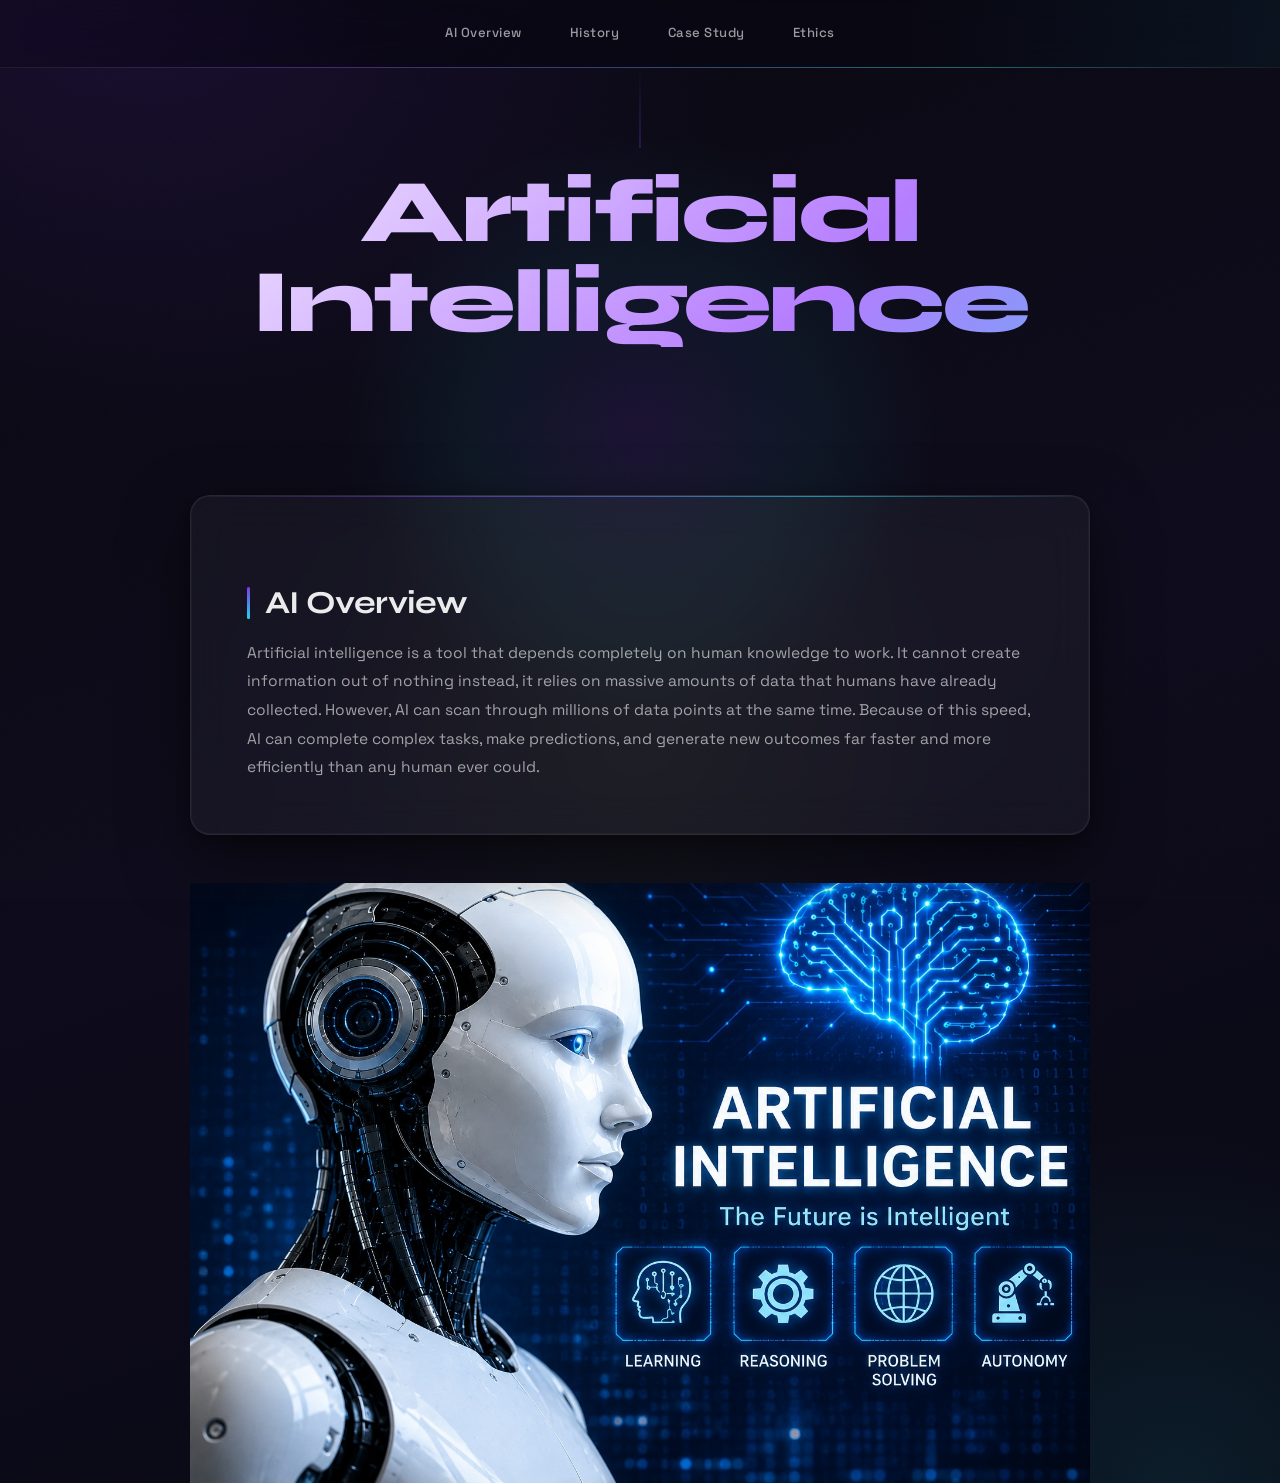
<file: index.html>
<!DOCTYPE html>
<html lang="en">
<head>
    <meta charset="UTF-8">
    <title>AI Overview</title>
    <link rel="stylesheet" href="style.css">
</head>
<body>

<nav>
    <a href="index.html">AI Overview</a>
    <a href="history.html">History</a>
    <a href="casestudy.html">Case Study</a>
    <a href="ethics.html">Ethics</a>
</nav>

<header>
    <h1>Artificial Intelligence</h1>
</header>

<section class="card">
    <h2>AI Overview</h2>

    <p>
        Artificial intelligence is a tool that depends completely on human knowledge to work.
        It cannot create information out of nothing instead, it relies on massive amounts of
        data that humans have already collected. However, AI can scan through millions of
        data points at the same time. Because of this speed, AI can complete complex tasks,
        make predictions, and generate new outcomes far faster and more efficiently than
        any human ever could.
    </p>
</section>
<img src="AI Images.jpg" alt="AI Images" style="display: block; margin: 0 auto; width: 900px; height: auto;">
</body>
</html>
</file>
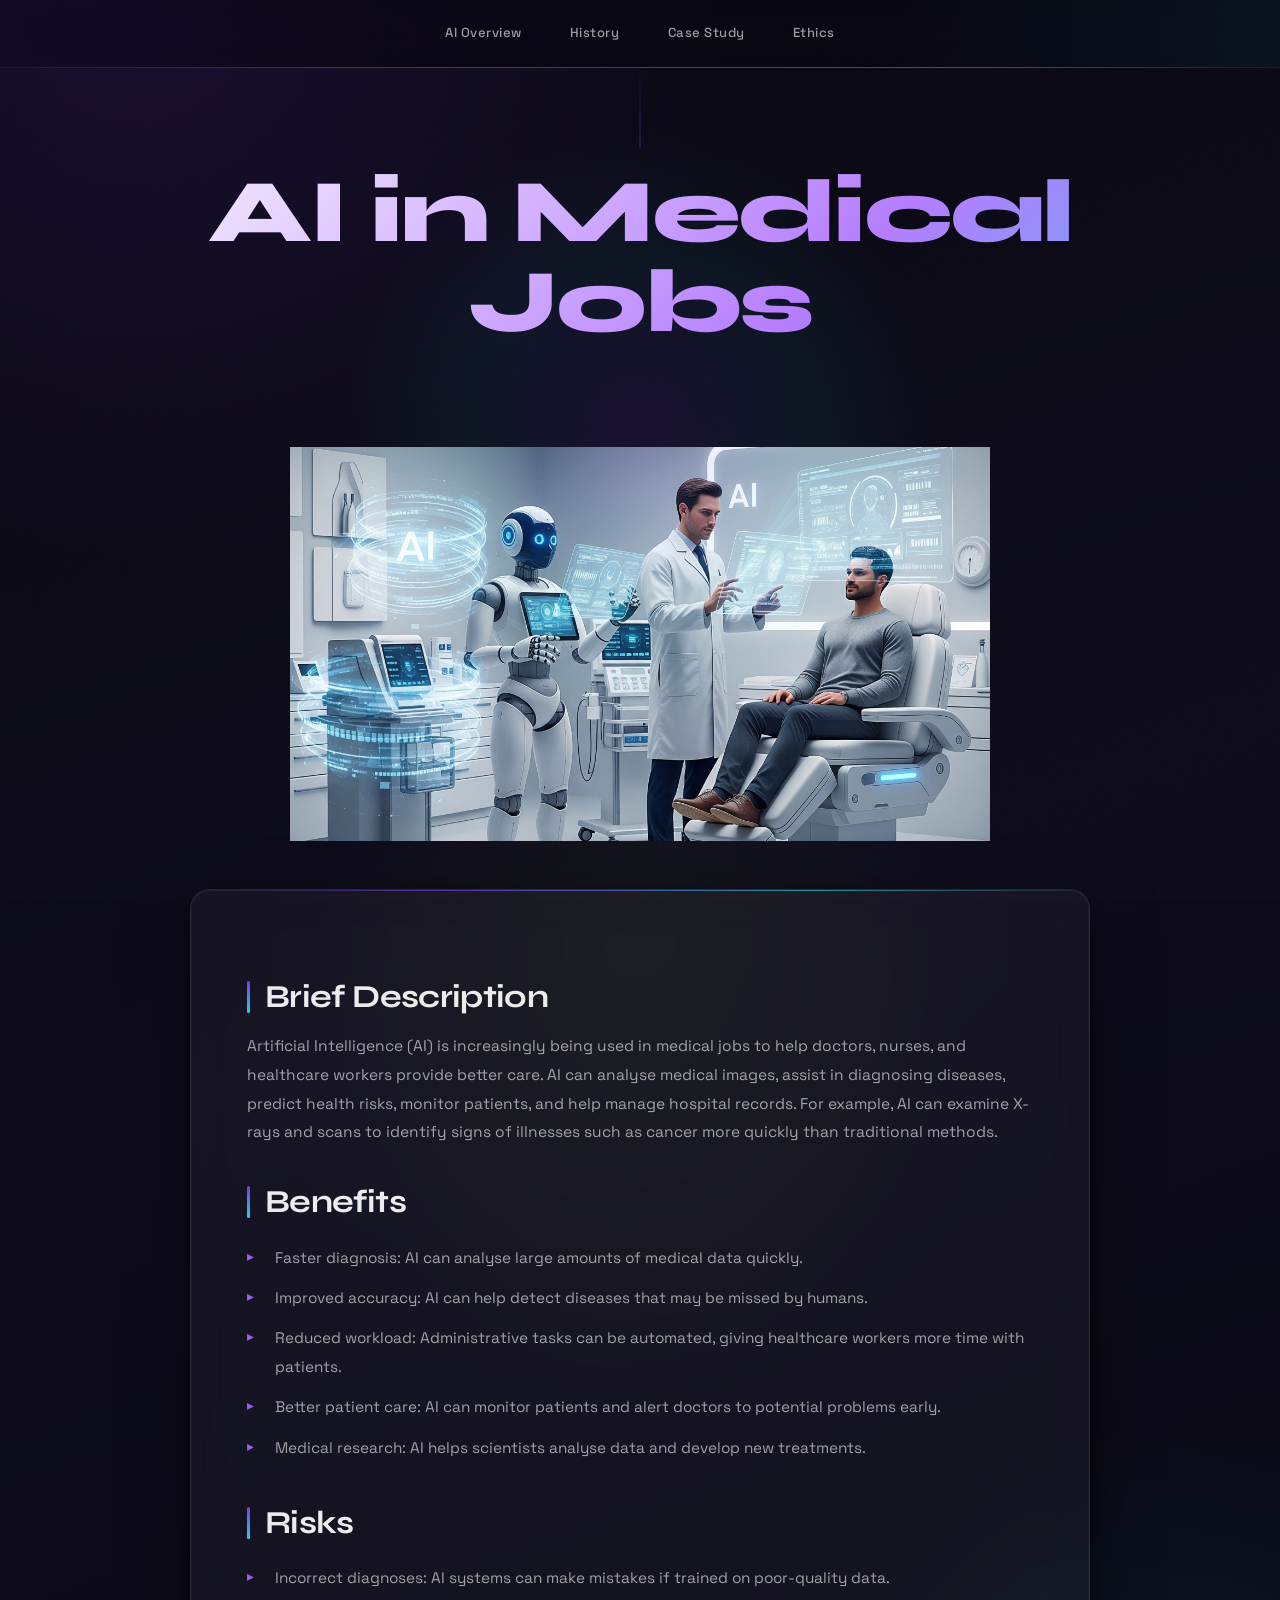
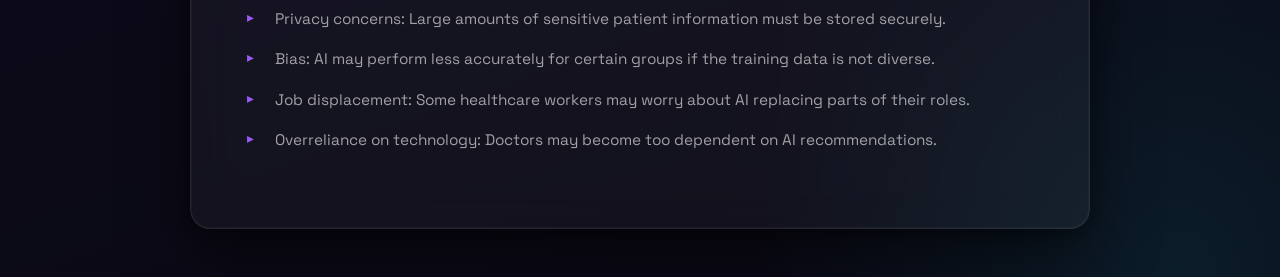
<file: casestudy.html>
<!DOCTYPE html>
<html lang="en">
<head>
    <meta charset="UTF-8">
    <title>Case Study</title>
    <link rel="stylesheet" href="style.css">
</head>
<body>

<nav>
    <a href="index.html">AI Overview</a>
    <a href="history.html">History</a>
    <a href="casestudy.html">Case Study</a>
    <a href="ethics.html">Ethics</a>
</nav>

<header>
    <h1>AI in Medical Jobs</h1>
</header>
<img src="Ai Medicine.jpg" alt="AI image" style="display: block; margin: 0 auto;width: 700px; height: auto;">

<section class="card">

<h2>Brief Description</h2>

<p>
Artificial Intelligence (AI) is increasingly being used in medical jobs to help doctors, nurses,
and healthcare workers provide better care. AI can analyse medical images, assist in
diagnosing diseases, predict health risks, monitor patients, and help manage hospital
records. For example, AI can examine X-rays and scans to identify signs of illnesses such as
cancer more quickly than traditional methods.
</p>

<h2>Benefits</h2>

<ul>
<li>Faster diagnosis: AI can analyse large amounts of medical data quickly.</li>
<li>Improved accuracy: AI can help detect diseases that may be missed by humans.</li>
<li>Reduced workload: Administrative tasks can be automated, giving healthcare workers more time with patients.</li>
<li>Better patient care: AI can monitor patients and alert doctors to potential problems early.</li>
<li>Medical research: AI helps scientists analyse data and develop new treatments.</li>
</ul>

<h2>Risks</h2>

<ul>
<li>Incorrect diagnoses: AI systems can make mistakes if trained on poor-quality data.</li>
<li>Privacy concerns: Large amounts of sensitive patient information must be stored securely.</li>
<li>Bias: AI may perform less accurately for certain groups if the training data is not diverse.</li>
<li>Job displacement: Some healthcare workers may worry about AI replacing parts of their roles.</li>
<li>Overreliance on technology: Doctors may become too dependent on AI recommendations.</li>
</ul>

</section>

</body>
</html>
</file>
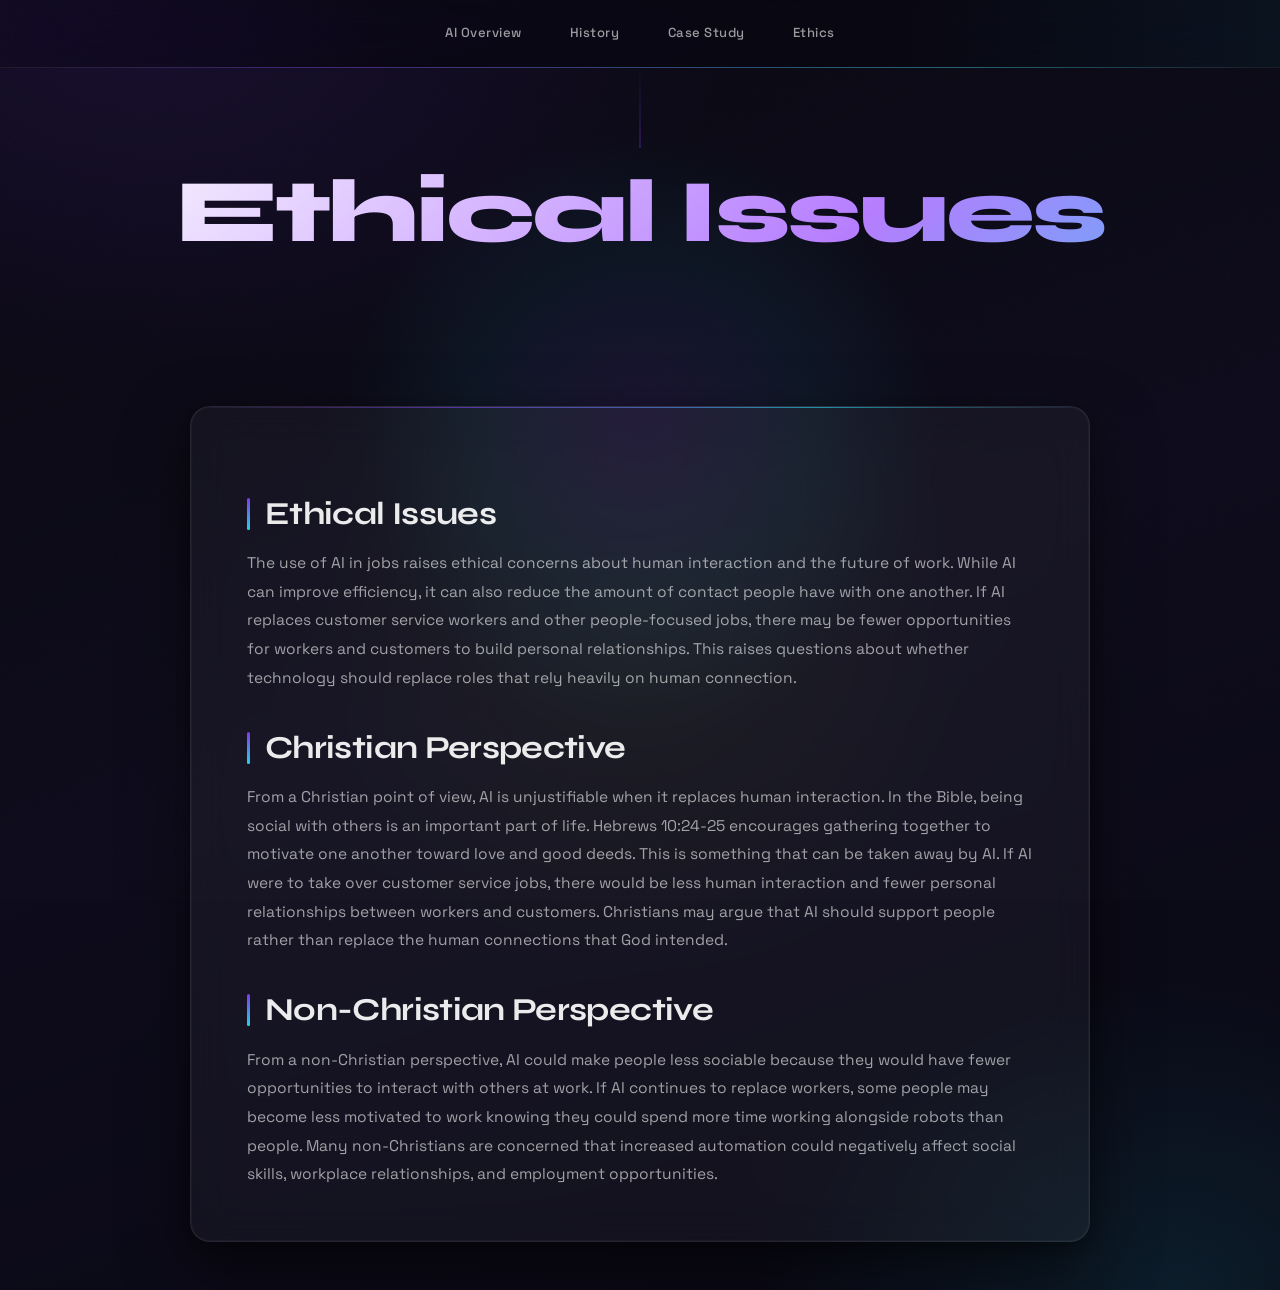
<file: ethics.html>
<!DOCTYPE html>
<html lang="en">
<head>
    <meta charset="UTF-8">
    <title>Ethics</title>
    <link rel="stylesheet" href="style.css">
</head>
<body>

<nav>
    <a href="index.html">AI Overview</a>
    <a href="history.html">History</a>
    <a href="casestudy.html">Case Study</a>
    <a href="ethics.html">Ethics</a>
</nav>

<header>
    <h1>Ethical Issues</h1>
</header>

<section class="card">

<h2>Ethical Issues</h2>

<p>
The use of AI in jobs raises ethical concerns about human interaction and the future of work.
While AI can improve efficiency, it can also reduce the amount of contact people have with
one another. If AI replaces customer service workers and other people-focused jobs, there
may be fewer opportunities for workers and customers to build personal relationships. This
raises questions about whether technology should replace roles that rely heavily on human
connection.
</p>

<h2>Christian Perspective</h2>

<p>
From a Christian point of view, AI is unjustifiable when it replaces human interaction. In the
Bible, being social with others is an important part of life. Hebrews 10:24-25 encourages
gathering together to motivate one another toward love and good deeds. This is something
that can be taken away by AI. If AI were to take over customer service jobs, there would be
less human interaction and fewer personal relationships between workers and customers.
Christians may argue that AI should support people rather than replace the human
connections that God intended.
</p>

<h2>Non-Christian Perspective</h2>

<p>
From a non-Christian perspective, AI could make people less sociable because they would
have fewer opportunities to interact with others at work. If AI continues to replace workers,
some people may become less motivated to work knowing they could spend more time
working alongside robots than people. Many non-Christians are concerned that increased
automation could negatively affect social skills, workplace relationships, and employment
opportunities.
</p>

</section>

</body>
</html>
</file>
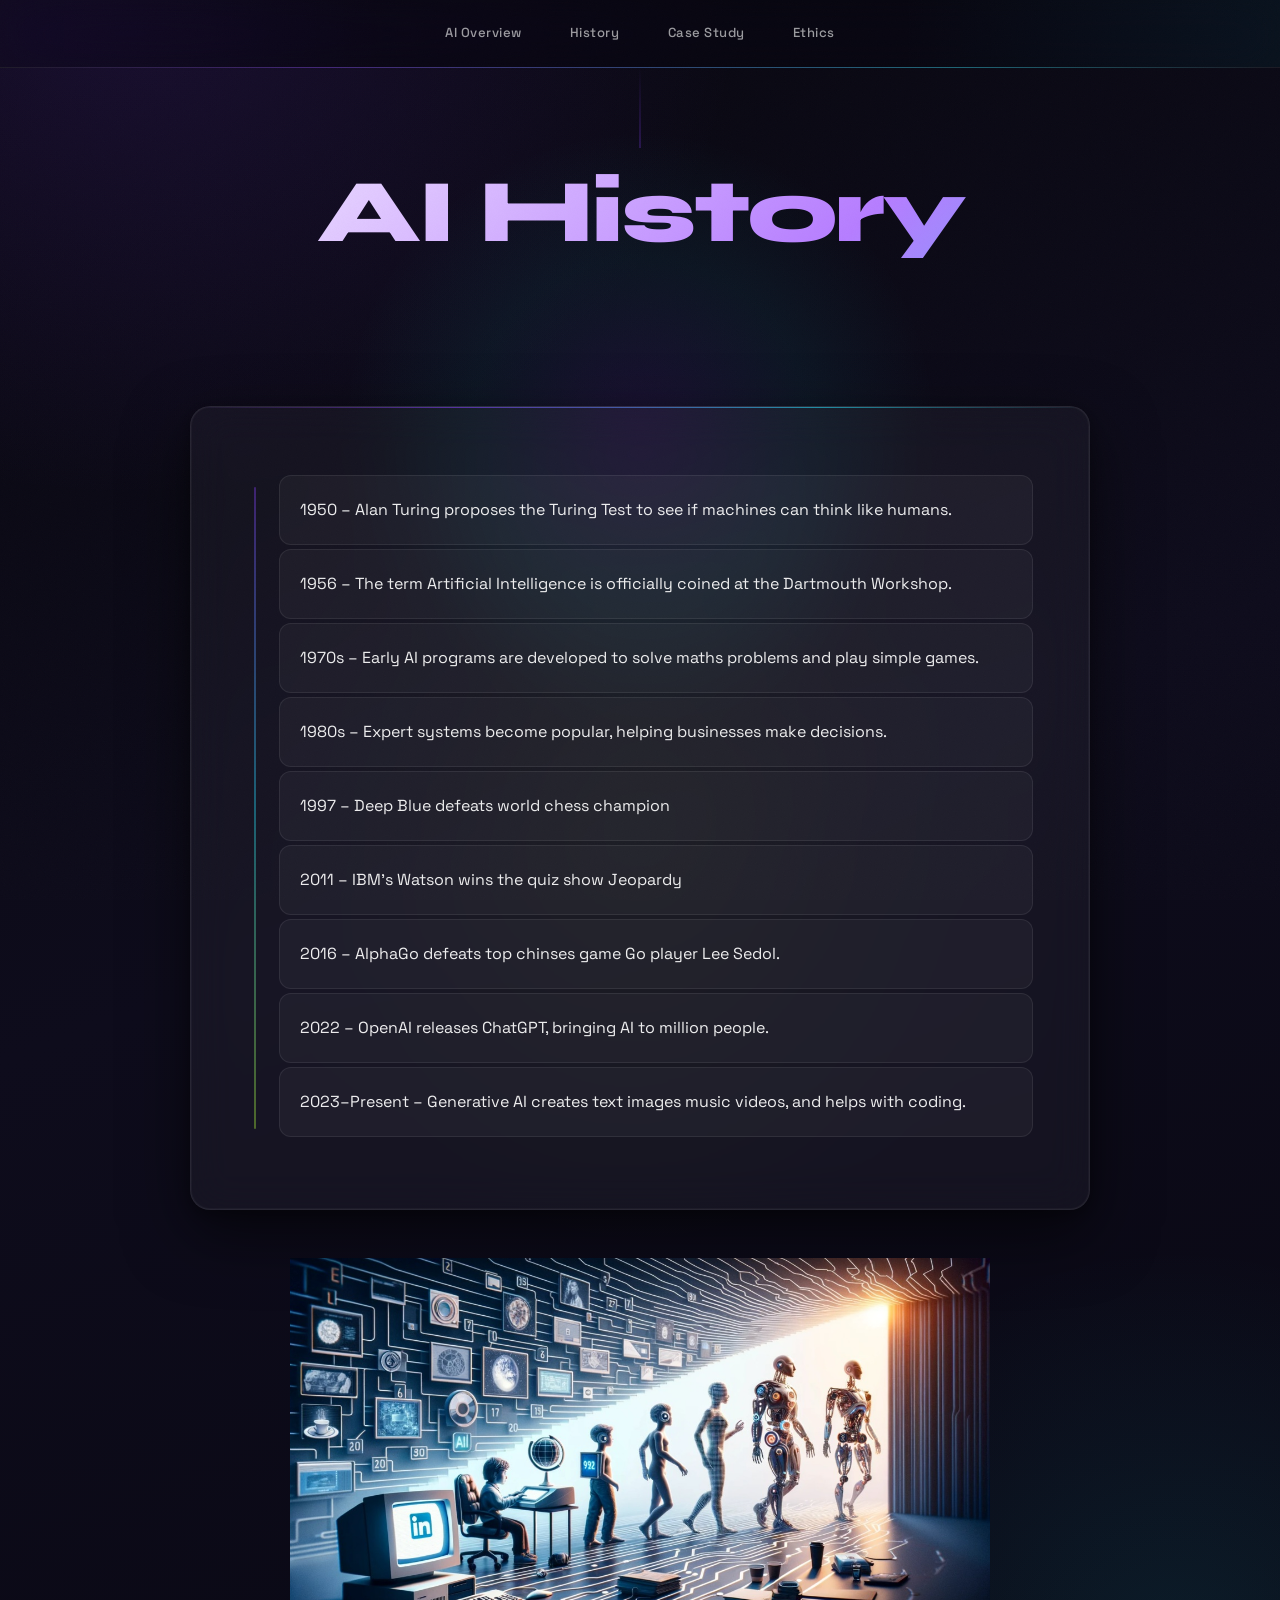
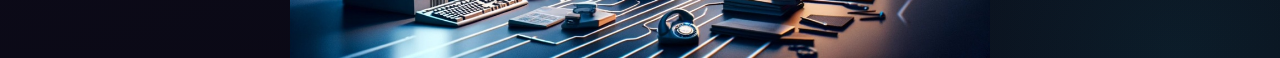
<file: history.html>
<!DOCTYPE html>
<html lang="en">
<head>
    <meta charset="UTF-8">
    <title>AI History</title>
    <link rel="stylesheet" href="style.css">
</head>
<body>

<nav>
    <a href="index.html">AI Overview</a>
    <a href="history.html">History</a>
    <a href="casestudy.html">Case Study</a>
    <a href="ethics.html">Ethics</a>
</nav>

<header>
    <h1>AI History</h1>
</header>

<section class="card">

    <div class="timeline">
        <div class="event">1950 – Alan Turing proposes the Turing Test to see if machines can think like humans.</div>
        <div class="event">1956 – The term Artificial Intelligence is officially coined at the Dartmouth Workshop.</div>
        <div class="event">1970s – Early AI programs are developed to solve maths problems and play simple games.</div>
        <div class="event">1980s – Expert systems become popular, helping businesses make decisions.</div>
        <div class="event">1997 – Deep Blue defeats world chess champion</div>
        <div class="event">2011 – IBM's Watson wins the quiz show Jeopardy</div>
        <div class="event">2016 – AlphaGo defeats top chinses game Go player Lee Sedol.</div>
        <div class="event">2022 – OpenAI releases ChatGPT, bringing AI to million people.</div>
        <div class="event">2023–Present – Generative AI creates text images music videos, and helps with coding.</div>
    </div>

</section>
<img src="History Image.jpg" alt="AI image" style="display: block; margin: 0 auto;width: 700px; height: auto;">

</body>
</html>
</file>
<file: style.css>
/* ════════════════════════════════════════════════════════
   IMPORTS
════════════════════════════════════════════════════════ */
@import url('https://fonts.googleapis.com/css2?family=Space+Grotesk:wght@300;400;500;600;700&family=Syne:wght@400;600;700;800&family=Syne+Mono&display=swap');

/* ════════════════════════════════════════════════════════
   DESIGN TOKENS
════════════════════════════════════════════════════════ */
:root {
  /* Palette — electric violet + acid lime + cool white */
  --bg:           #08070f;
  --bg2:          #100e1e;
  --bg3:          #16132b;
  --surface:      rgba(255, 255, 255, 0.04);
  --surface-2:    rgba(255, 255, 255, 0.07);
  --violet:       #7c3aed;
  --violet-mid:   #9b59f5;
  --violet-bright:#b67dff;
  --violet-dim:   rgba(124, 58, 237, 0.15);
  --violet-glow:  rgba(124, 58, 237, 0.25);
  --lime:         #a3e635;
  --lime-dim:     rgba(163, 230, 53, 0.12);
  --lime-glow:    rgba(163, 230, 53, 0.2);
  --cyan:         #22d3ee;
  --cyan-dim:     rgba(34, 211, 238, 0.1);
  --pink:         #f472b6;
  --pink-dim:     rgba(244, 114, 182, 0.12);
  --text-1:       rgba(255, 255, 255, 0.92);
  --text-2:       rgba(255, 255, 255, 0.6);
  --text-3:       rgba(255, 255, 255, 0.35);
  --border:       rgba(255, 255, 255, 0.08);
  --border-2:     rgba(255, 255, 255, 0.14);

  /* Typography */
  --display:  'Syne', system-ui, sans-serif;
  --body:     'Space Grotesk', system-ui, sans-serif;
  --mono:     'Syne Mono', monospace;

  /* Easing */
  --bounce:   cubic-bezier(0.34, 1.56, 0.64, 1);
  --smooth:   cubic-bezier(0.25, 0.46, 0.45, 0.94);
  --sharp:    cubic-bezier(0.16, 1, 0.3, 1);
}

/* ════════════════════════════════════════════════════════
   RESET & BASE
════════════════════════════════════════════════════════ */
*,
*::before,
*::after {
  margin: 0;
  padding: 0;
  box-sizing: border-box;
}

html {
  scroll-behavior: smooth;
  scrollbar-width: thin;
  scrollbar-color: var(--violet) transparent;
  font-size: 16px;
}

::-webkit-scrollbar          { width: 5px; }
::-webkit-scrollbar-track    { background: transparent; }
::-webkit-scrollbar-thumb    {
  background: linear-gradient(to bottom, var(--violet), var(--cyan));
  border-radius: 10px;
}

::selection {
  background: var(--violet-dim);
  color: var(--violet-bright);
}

body {
  font-family: var(--body);
  font-weight: 400;
  font-size: 1rem;
  line-height: 1.75;
  color: var(--text-1);
  background-color: var(--bg);
  background-image:
    radial-gradient(ellipse 80% 50% at 10%   0%,   rgba(124, 58, 237, 0.14) 0%, transparent 60%),
    radial-gradient(ellipse 60% 45% at 92%  100%,  rgba(34, 211, 238, 0.1)  0%, transparent 55%),
    radial-gradient(ellipse 40% 40% at 50%   50%,  rgba(163, 230, 53, 0.04) 0%, transparent 65%),
    linear-gradient(160deg, #08070f 0%, #0e0c1c 50%, #090813 100%);
  min-height: 100vh;
  overflow-x: hidden;
}

/* ════════════════════════════════════════════════════════
   NOISE TEXTURE OVERLAY
════════════════════════════════════════════════════════ */
body::before {
  content: '';
  position: fixed;
  inset: 0;
  background-image: url("data:image/svg+xml,%3Csvg viewBox='0 0 256 256' xmlns='http://www.w3.org/2000/svg'%3E%3Cfilter id='noise'%3E%3CfeTurbulence type='fractalNoise' baseFrequency='0.9' numOctaves='4' stitchTiles='stitch'/%3E%3C/filter%3E%3Crect width='100%25' height='100%25' filter='url(%23noise)' opacity='0.03'/%3E%3C/svg%3E");
  background-size: 200px 200px;
  pointer-events: none;
  z-index: 1000;
  opacity: 0.6;
}

/* ════════════════════════════════════════════════════════
   NAVIGATION
════════════════════════════════════════════════════════ */
nav {
  display: flex;
  justify-content: center;
  align-items: center;
  gap: 6px;
  padding: 0 32px;
  height: 68px;
  background: rgba(8, 7, 15, 0.8);
  backdrop-filter: blur(24px) saturate(200%);
  -webkit-backdrop-filter: blur(24px) saturate(200%);
  border-bottom: 1px solid var(--border);
  position: sticky;
  top: 0;
  z-index: 200;
}

nav::before {
  content: '';
  position: absolute;
  inset: 0;
  background: linear-gradient(90deg,
    rgba(124, 58, 237, 0.06) 0%,
    transparent 30%,
    transparent 70%,
    rgba(34, 211, 238, 0.06) 100%);
  pointer-events: none;
}

nav::after {
  content: '';
  position: absolute;
  bottom: -1px;
  left: 0;
  right: 0;
  height: 1px;
  background: linear-gradient(90deg,
    transparent 0%,
    var(--violet) 25%,
    var(--cyan) 75%,
    transparent 100%);
  opacity: 0.4;
}

nav a {
  position: relative;
  font-family: var(--body);
  font-size: 0.82rem;
  font-weight: 500;
  letter-spacing: 0.04em;
  text-decoration: none;
  color: var(--text-2);
  padding: 9px 20px;
  border-radius: 100px;
  border: 1px solid transparent;
  transition: color 0.25s var(--smooth), border-color 0.25s, background 0.25s;
  overflow: hidden;
}

nav a::before {
  content: '';
  position: absolute;
  inset: 0;
  border-radius: 100px;
  background: linear-gradient(135deg, var(--violet-dim), var(--cyan-dim));
  opacity: 0;
  transition: opacity 0.3s;
}

nav a:hover {
  color: var(--text-1);
  border-color: var(--border-2);
}

nav a:hover::before {
  opacity: 1;
}

nav a span {
  position: relative;
  z-index: 1;
}

/* Active nav item */
nav a.active {
  color: var(--violet-bright);
  border-color: rgba(124, 58, 237, 0.35);
  background: var(--violet-dim);
}

/* ════════════════════════════════════════════════════════
   HEADER / HERO
════════════════════════════════════════════════════════ */
header {
  text-align: center;
  padding: 100px 32px 80px;
  position: relative;
  isolation: isolate;
}

header::before {
  content: '';
  position: absolute;
  top: 0;
  left: 50%;
  transform: translateX(-50%);
  width: 1px;
  height: 80px;
  background: linear-gradient(to bottom, transparent, var(--violet));
  opacity: 0.5;
}

header::after {
  content: '';
  position: absolute;
  top: 60px;
  left: 50%;
  transform: translateX(-50%);
  width: 600px;
  height: 600px;
  border-radius: 50%;
  background: radial-gradient(ellipse at center,
    rgba(124, 58, 237, 0.12) 0%,
    rgba(34, 211, 238, 0.06) 40%,
    transparent 70%);
  pointer-events: none;
  z-index: -1;
}

header h1 {
  font-family: var(--display);
  font-size: clamp(2.8rem, 7vw, 6rem);
  font-weight: 800;
  letter-spacing: -0.03em;
  line-height: 1;
  background: linear-gradient(135deg,
    #ffffff 0%,
    var(--violet-bright) 35%,
    var(--cyan) 65%,
    var(--lime) 100%);
  -webkit-background-clip: text;
  -webkit-text-fill-color: transparent;
  background-clip: text;
  background-size: 200% auto;
  animation: gradient-shift 6s ease-in-out infinite, float 4s ease-in-out infinite;
  margin-bottom: 20px;
}

header p {
  font-family: var(--body);
  font-size: 1.05rem;
  font-weight: 400;
  color: var(--text-2);
  max-width: 520px;
  margin: 0 auto;
  line-height: 1.7;
}

/* Eyebrow label above h1 */
header .eyebrow {
  display: inline-flex;
  align-items: center;
  gap: 8px;
  font-family: var(--mono);
  font-size: 0.72rem;
  letter-spacing: 0.12em;
  text-transform: uppercase;
  color: var(--lime);
  margin-bottom: 24px;
  padding: 6px 14px;
  border: 1px solid var(--lime-dim);
  border-radius: 100px;
  background: rgba(163, 230, 53, 0.06);
}

header .eyebrow::before {
  content: '';
  display: block;
  width: 6px;
  height: 6px;
  border-radius: 50%;
  background: var(--lime);
  box-shadow: 0 0 8px var(--lime);
  animation: blink 2s ease-in-out infinite;
}

/* ════════════════════════════════════════════════════════
   CARD
════════════════════════════════════════════════════════ */
.card {
  position: relative;
  max-width: 900px;
  margin: 48px auto;
  padding: 52px 56px;
  background: var(--surface);
  backdrop-filter: blur(20px);
  -webkit-backdrop-filter: blur(20px);
  border-radius: 20px;
  border: 1px solid var(--border);
  box-shadow:
    0 0 0 1px rgba(255, 255, 255, 0.03) inset,
    0 24px 64px rgba(0, 0, 0, 0.55),
    0 4px 16px rgba(0, 0, 0, 0.3);
  transition:
    transform 0.45s var(--bounce),
    box-shadow 0.45s var(--smooth),
    border-color 0.45s var(--smooth);
  overflow: hidden;
  isolation: isolate;
}

/* Gradient border shimmer on top edge */
.card::before {
  content: '';
  position: absolute;
  top: 0;
  left: 0;
  right: 0;
  height: 1px;
  background: linear-gradient(90deg,
    transparent 0%,
    var(--violet) 30%,
    var(--cyan) 70%,
    transparent 100%);
  opacity: 0.6;
  animation: border-slide 4s ease-in-out infinite alternate;
}

/* Glow bleed on hover */
.card::after {
  content: '';
  position: absolute;
  inset: -1px;
  border-radius: 20px;
  background: linear-gradient(135deg,
    rgba(124, 58, 237, 0.08) 0%,
    transparent 50%,
    rgba(34, 211, 238, 0.06) 100%);
  opacity: 0;
  transition: opacity 0.4s;
  z-index: -1;
  pointer-events: none;
}

.card:hover {
  transform: translateY(-10px) scale(1.005);
  border-color: rgba(124, 58, 237, 0.3);
  box-shadow:
    0 0 0 1px rgba(255, 255, 255, 0.05) inset,
    0 36px 80px rgba(0, 0, 0, 0.65),
    0 0 60px rgba(124, 58, 237, 0.12),
    0 0 120px rgba(34, 211, 238, 0.06);
}

.card:hover::after {
  opacity: 1;
}

/* Card number label */
.card-label {
  font-family: var(--mono);
  font-size: 0.7rem;
  letter-spacing: 0.1em;
  color: var(--text-3);
  text-transform: uppercase;
  margin-bottom: 8px;
}

/* Decorative background shape inside card */
.card-bg-shape {
  position: absolute;
  top: -60px;
  right: -60px;
  width: 240px;
  height: 240px;
  border-radius: 50%;
  background: radial-gradient(circle, rgba(124, 58, 237, 0.08) 0%, transparent 70%);
  pointer-events: none;
  z-index: 0;
}

.card > *:not(.card-bg-shape) {
  position: relative;
  z-index: 1;
}

/* ════════════════════════════════════════════════════════
   SECTION VARIANTS
════════════════════════════════════════════════════════ */

/* Accent card — lime left edge */
.card--accent-lime {
  border-left: 3px solid var(--lime);
  border-radius: 0 20px 20px 0;
}

.card--accent-lime::before {
  background: linear-gradient(90deg, var(--lime), var(--cyan), transparent);
}

/* Accent card — pink left edge */
.card--accent-pink {
  border-left: 3px solid var(--pink);
  border-radius: 0 20px 20px 0;
}

.card--accent-pink::before {
  background: linear-gradient(90deg, var(--pink), var(--violet), transparent);
}

/* Feature card — prominent */
.card--feature {
  background: linear-gradient(135deg,
    rgba(124, 58, 237, 0.1) 0%,
    rgba(8, 7, 15, 0.7) 50%,
    rgba(34, 211, 238, 0.07) 100%);
  border-color: rgba(124, 58, 237, 0.2);
}

/* Inset/quote card */
.card--inset {
  background: var(--bg2);
  border-color: var(--border-2);
  padding: 32px 40px;
}

/* ════════════════════════════════════════════════════════
   TYPOGRAPHY — HEADINGS
════════════════════════════════════════════════════════ */
h2 {
  font-family: var(--display);
  font-size: clamp(1.5rem, 3vw, 2rem);
  font-weight: 700;
  letter-spacing: -0.02em;
  line-height: 1.2;
  color: var(--text-1);
  margin-top: 36px;
  margin-bottom: 16px;
  position: relative;
  padding-left: 18px;
}

h2::before {
  content: '';
  position: absolute;
  left: 0;
  top: 0.1em;
  bottom: 0.1em;
  width: 3px;
  border-radius: 2px;
  background: linear-gradient(to bottom, var(--violet), var(--cyan));
}

h3 {
  font-family: var(--display);
  font-size: 1.15rem;
  font-weight: 600;
  color: var(--text-1);
  margin-top: 24px;
  margin-bottom: 10px;
  letter-spacing: -0.01em;
}

h4 {
  font-family: var(--body);
  font-size: 0.85rem;
  font-weight: 600;
  letter-spacing: 0.08em;
  text-transform: uppercase;
  color: var(--violet-mid);
  margin-top: 20px;
  margin-bottom: 8px;
}

/* ════════════════════════════════════════════════════════
   TYPOGRAPHY — BODY
════════════════════════════════════════════════════════ */
p {
  font-size: 0.97rem;
  color: var(--text-2);
  line-height: 1.85;
  margin-bottom: 1rem;
}

p:last-child {
  margin-bottom: 0;
}

p strong {
  color: var(--text-1);
  font-weight: 600;
}

p em {
  color: var(--violet-bright);
  font-style: italic;
}

a {
  color: var(--cyan);
  text-decoration: none;
  border-bottom: 1px solid rgba(34, 211, 238, 0.3);
  transition: color 0.2s, border-color 0.2s;
}

a:hover {
  color: #fff;
  border-bottom-color: var(--cyan);
}

/* Inline code */
code {
  font-family: var(--mono);
  font-size: 0.85em;
  color: var(--lime);
  background: var(--lime-dim);
  padding: 2px 7px;
  border-radius: 5px;
  border: 1px solid rgba(163, 230, 53, 0.15);
}

/* Blockquote */
blockquote {
  margin: 24px 0;
  padding: 20px 24px;
  border-left: 3px solid var(--violet);
  background: var(--violet-dim);
  border-radius: 0 12px 12px 0;
  font-style: italic;
  color: var(--text-2);
  position: relative;
}

blockquote::before {
  content: '"';
  position: absolute;
  top: -10px;
  left: 16px;
  font-family: var(--display);
  font-size: 4rem;
  color: var(--violet);
  opacity: 0.3;
  line-height: 1;
}

blockquote cite {
  display: block;
  margin-top: 10px;
  font-size: 0.8rem;
  font-style: normal;
  color: var(--violet-mid);
  letter-spacing: 0.04em;
}

/* ════════════════════════════════════════════════════════
   LISTS
════════════════════════════════════════════════════════ */
ul, ol {
  margin-left: 0;
  padding-left: 0;
  list-style: none;
  margin-bottom: 1rem;
}

ul li, ol li {
  font-size: 0.96rem;
  color: var(--text-2);
  line-height: 1.85;
  padding: 6px 0 6px 28px;
  position: relative;
}

ul li::before {
  content: '▸';
  position: absolute;
  left: 0;
  top: 6px;
  color: var(--violet-mid);
  font-size: 0.9em;
  transition: transform 0.2s var(--bounce), color 0.2s;
}

ul li:hover::before {
  color: var(--lime);
  transform: translateX(4px);
}

ol {
  counter-reset: ol-counter;
}

ol li {
  counter-increment: ol-counter;
}

ol li::before {
  content: counter(ol-counter, decimal-leading-zero);
  position: absolute;
  left: 0;
  top: 6px;
  font-family: var(--mono);
  font-size: 0.75rem;
  color: var(--violet-mid);
  font-weight: 600;
  letter-spacing: 0.02em;
}

/* Checklist variant */
ul.checklist li::before {
  content: '✓';
  color: var(--lime);
  font-size: 0.8em;
  top: 7px;
}

/* ════════════════════════════════════════════════════════
   TAG / BADGE CHIPS
════════════════════════════════════════════════════════ */
.tag {
  display: inline-flex;
  align-items: center;
  gap: 5px;
  font-family: var(--mono);
  font-size: 0.7rem;
  letter-spacing: 0.06em;
  text-transform: uppercase;
  padding: 4px 10px;
  border-radius: 100px;
  border: 1px solid;
  font-weight: 500;
  transition: transform 0.2s var(--bounce), box-shadow 0.2s;
  cursor: default;
  white-space: nowrap;
}

.tag:hover {
  transform: translateY(-2px) scale(1.04);
}

.tag--violet {
  color: var(--violet-bright);
  background: var(--violet-dim);
  border-color: rgba(124, 58, 237, 0.3);
}

.tag--violet:hover {
  box-shadow: 0 0 16px rgba(124, 58, 237, 0.35);
}

.tag--lime {
  color: var(--lime);
  background: var(--lime-dim);
  border-color: rgba(163, 230, 53, 0.3);
}

.tag--lime:hover {
  box-shadow: 0 0 16px rgba(163, 230, 53, 0.3);
}

.tag--cyan {
  color: var(--cyan);
  background: var(--cyan-dim);
  border-color: rgba(34, 211, 238, 0.25);
}

.tag--cyan:hover {
  box-shadow: 0 0 16px rgba(34, 211, 238, 0.3);
}

.tag--pink {
  color: var(--pink);
  background: var(--pink-dim);
  border-color: rgba(244, 114, 182, 0.3);
}

.tag--pink:hover {
  box-shadow: 0 0 16px rgba(244, 114, 182, 0.3);
}

/* Tag group */
.tag-group {
  display: flex;
  flex-wrap: wrap;
  gap: 8px;
  margin: 14px 0;
}

/* ════════════════════════════════════════════════════════
   TIMELINE
════════════════════════════════════════════════════════ */
.timeline {
  display: flex;
  flex-direction: column;
  gap: 0;
  position: relative;
  margin: 16px 0;
  padding-left: 32px;
}

.timeline::before {
  content: '';
  position: absolute;
  left: 7px;
  top: 12px;
  bottom: 12px;
  width: 2px;
  background: linear-gradient(to bottom,
    var(--violet) 0%,
    var(--cyan) 50%,
    var(--lime) 100%);
  border-radius: 2px;
  opacity: 0.4;
}

.event {
  position: relative;
  padding: 20px 24px 20px 20px;
  margin-bottom: 4px;
  background: var(--surface);
  border: 1px solid var(--border);
  border-radius: 12px;
  overflow: hidden;
  transition:
    transform 0.3s var(--bounce),
    background 0.3s,
    border-color 0.3s,
    box-shadow 0.3s;
}

/* Timeline node dot */
.event::before {
  content: '';
  position: absolute;
  left: -29px;
  top: 50%;
  transform: translateY(-50%);
  width: 14px;
  height: 14px;
  border-radius: 50%;
  background: var(--bg);
  border: 2px solid var(--violet);
  box-shadow: 0 0 0 3px rgba(124, 58, 237, 0.15), 0 0 12px rgba(124, 58, 237, 0.4);
  transition: border-color 0.3s, box-shadow 0.3s;
  z-index: 1;
}

/* Shimmer sweep */
.event::after {
  content: '';
  position: absolute;
  inset: 0;
  background: linear-gradient(105deg,
    transparent 20%,
    rgba(124, 58, 237, 0.06) 45%,
    rgba(34, 211, 238, 0.04) 55%,
    transparent 80%);
  transform: translateX(-110%);
  transition: transform 0.6s var(--smooth);
}

.event:hover {
  transform: translateX(8px);
  background: var(--surface-2);
  border-color: rgba(124, 58, 237, 0.25);
  box-shadow: 0 8px 32px rgba(0, 0, 0, 0.35), 0 0 20px rgba(124, 58, 237, 0.08);
}

.event:hover::before {
  border-color: var(--lime);
  box-shadow: 0 0 0 3px rgba(163, 230, 53, 0.15), 0 0 12px rgba(163, 230, 53, 0.5);
}

.event:hover::after {
  transform: translateX(110%);
}

.event-year {
  font-family: var(--mono);
  font-size: 0.72rem;
  font-weight: 600;
  letter-spacing: 0.1em;
  color: var(--violet-mid);
  text-transform: uppercase;
  margin-bottom: 4px;
  display: block;
}

.event-title {
  font-family: var(--display);
  font-size: 1.05rem;
  font-weight: 600;
  color: var(--text-1);
  margin-bottom: 6px;
  letter-spacing: -0.01em;
}

.event-body {
  font-size: 0.9rem;
  color: var(--text-2);
  line-height: 1.7;
}

/* ════════════════════════════════════════════════════════
   STAT / METRIC BLOCKS
════════════════════════════════════════════════════════ */
.stat-grid {
  display: grid;
  grid-template-columns: repeat(auto-fit, minmax(140px, 1fr));
  gap: 16px;
  margin: 24px 0;
}

.stat {
  padding: 20px;
  background: var(--surface);
  border: 1px solid var(--border);
  border-radius: 14px;
  text-align: center;
  transition: transform 0.3s var(--bounce), border-color 0.3s, box-shadow 0.3s;
  position: relative;
  overflow: hidden;
}

.stat::before {
  content: '';
  position: absolute;
  top: 0;
  left: 0;
  right: 0;
  height: 2px;
  background: linear-gradient(90deg, var(--violet), var(--cyan));
  border-radius: 2px 2px 0 0;
  opacity: 0;
  transition: opacity 0.3s;
}

.stat:hover {
  transform: translateY(-6px) scale(1.03);
  border-color: rgba(124, 58, 237, 0.25);
  box-shadow: 0 16px 40px rgba(0, 0, 0, 0.4), 0 0 24px rgba(124, 58, 237, 0.1);
}

.stat:hover::before {
  opacity: 1;
}

.stat-number {
  font-family: var(--display);
  font-size: 2rem;
  font-weight: 800;
  letter-spacing: -0.03em;
  background: linear-gradient(135deg, var(--violet-bright), var(--cyan));
  -webkit-background-clip: text;
  -webkit-text-fill-color: transparent;
  background-clip: text;
  line-height: 1;
  margin-bottom: 6px;
}

.stat-label {
  font-size: 0.78rem;
  font-weight: 500;
  color: var(--text-3);
  letter-spacing: 0.06em;
  text-transform: uppercase;
  font-family: var(--mono);
}

/* ════════════════════════════════════════════════════════
   BUTTONS
════════════════════════════════════════════════════════ */
.btn {
  display: inline-flex;
  align-items: center;
  gap: 8px;
  font-family: var(--body);
  font-size: 0.88rem;
  font-weight: 600;
  letter-spacing: 0.02em;
  text-decoration: none;
  border: none;
  border-radius: 100px;
  padding: 12px 24px;
  cursor: pointer;
  transition: transform 0.25s var(--bounce), box-shadow 0.25s var(--smooth);
  position: relative;
  overflow: hidden;
}

.btn::after {
  content: '';
  position: absolute;
  inset: 0;
  background: rgba(255, 255, 255, 0);
  transition: background 0.2s;
}

.btn:hover::after {
  background: rgba(255, 255, 255, 0.07);
}

.btn:active {
  transform: scale(0.97) !important;
}

.btn--primary {
  background: linear-gradient(135deg, var(--violet), var(--violet-mid));
  color: #fff;
  border: 1px solid rgba(255, 255, 255, 0.15);
  box-shadow: 0 4px 20px rgba(124, 58, 237, 0.35), 0 1px 0 rgba(255, 255, 255, 0.1) inset;
}

.btn--primary:hover {
  transform: translateY(-3px);
  box-shadow: 0 8px 28px rgba(124, 58, 237, 0.5), 0 1px 0 rgba(255, 255, 255, 0.15) inset;
}

.btn--secondary {
  background: transparent;
  color: var(--text-1);
  border: 1px solid var(--border-2);
}

.btn--secondary:hover {
  transform: translateY(-3px);
  border-color: var(--violet-mid);
  box-shadow: 0 8px 24px rgba(0, 0, 0, 0.3);
}

.btn--lime {
  background: linear-gradient(135deg, var(--lime), #86efac);
  color: #0a0f0a;
  border: 1px solid rgba(255, 255, 255, 0.2);
  box-shadow: 0 4px 20px rgba(163, 230, 53, 0.3);
}

.btn--lime:hover {
  transform: translateY(-3px);
  box-shadow: 0 8px 28px rgba(163, 230, 53, 0.45);
}

/* Button group */
.btn-group {
  display: flex;
  flex-wrap: wrap;
  gap: 12px;
  margin: 20px 0;
}

/* ════════════════════════════════════════════════════════
   DIVIDER
════════════════════════════════════════════════════════ */
.divider {
  display: flex;
  align-items: center;
  gap: 16px;
  margin: 36px 0;
  color: var(--text-3);
  font-family: var(--mono);
  font-size: 0.7rem;
  letter-spacing: 0.12em;
  text-transform: uppercase;
}

.divider::before,
.divider::after {
  content: '';
  flex: 1;
  height: 1px;
}

.divider::before {
  background: linear-gradient(to right, transparent, var(--border-2));
}

.divider::after {
  background: linear-gradient(to left, transparent, var(--border-2));
}

/* ════════════════════════════════════════════════════════
   PROGRESS / SKILL BARS
════════════════════════════════════════════════════════ */
.skill-bar {
  margin: 12px 0;
}

.skill-bar-header {
  display: flex;
  justify-content: space-between;
  align-items: baseline;
  margin-bottom: 6px;
}

.skill-bar-name {
  font-size: 0.88rem;
  font-weight: 500;
  color: var(--text-1);
}

.skill-bar-val {
  font-family: var(--mono);
  font-size: 0.75rem;
  color: var(--violet-mid);
}

.skill-bar-track {
  height: 6px;
  background: rgba(255, 255, 255, 0.06);
  border-radius: 100px;
  overflow: hidden;
}

.skill-bar-fill {
  height: 100%;
  border-radius: 100px;
  background: linear-gradient(90deg, var(--violet), var(--cyan));
  transform-origin: left;
  animation: grow-bar 1.2s var(--sharp) forwards;
  box-shadow: 0 0 8px rgba(124, 58, 237, 0.5);
}

/* ════════════════════════════════════════════════════════
   CALLOUT / NOTICE BOX
════════════════════════════════════════════════════════ */
.callout {
  display: flex;
  gap: 14px;
  padding: 18px 22px;
  border-radius: 12px;
  margin: 20px 0;
  border: 1px solid;
}

.callout-icon {
  font-size: 1.2rem;
  flex-shrink: 0;
  margin-top: 1px;
}

.callout-body {
  font-size: 0.9rem;
  line-height: 1.7;
}

.callout-title {
  font-weight: 600;
  margin-bottom: 4px;
  font-family: var(--display);
  font-size: 0.95rem;
}

.callout--info {
  background: var(--violet-dim);
  border-color: rgba(124, 58, 237, 0.25);
  color: var(--text-2);
}

.callout--info .callout-title { color: var(--violet-bright); }

.callout--success {
  background: var(--lime-dim);
  border-color: rgba(163, 230, 53, 0.2);
  color: var(--text-2);
}

.callout--success .callout-title { color: var(--lime); }

.callout--warn {
  background: rgba(251, 191, 36, 0.1);
  border-color: rgba(251, 191, 36, 0.2);
  color: var(--text-2);
}

.callout--warn .callout-title { color: #fbbf24; }

/* ════════════════════════════════════════════════════════
   TABLE
════════════════════════════════════════════════════════ */
.table-wrap {
  overflow-x: auto;
  border-radius: 12px;
  border: 1px solid var(--border);
  margin: 20px 0;
}

table {
  width: 100%;
  border-collapse: collapse;
  font-size: 0.88rem;
}

thead tr {
  background: rgba(255, 255, 255, 0.04);
  border-bottom: 1px solid var(--border-2);
}

thead th {
  padding: 12px 18px;
  text-align: left;
  font-family: var(--mono);
  font-size: 0.72rem;
  font-weight: 600;
  letter-spacing: 0.08em;
  text-transform: uppercase;
  color: var(--violet-mid);
  white-space: nowrap;
}

tbody tr {
  border-bottom: 1px solid var(--border);
  transition: background 0.2s;
}

tbody tr:last-child {
  border-bottom: none;
}

tbody tr:hover {
  background: var(--surface);
}

tbody td {
  padding: 12px 18px;
  color: var(--text-2);
  line-height: 1.5;
  vertical-align: middle;
}

tbody td:first-child {
  color: var(--text-1);
  font-weight: 500;
}

/* ════════════════════════════════════════════════════════
   FOOTER
════════════════════════════════════════════════════════ */
footer {
  text-align: center;
  padding: 48px 32px 60px;
  border-top: 1px solid var(--border);
  position: relative;
  margin-top: 60px;
}

footer::before {
  content: '';
  position: absolute;
  top: -1px;
  left: 50%;
  transform: translateX(-50%);
  width: 200px;
  height: 1px;
  background: linear-gradient(90deg, transparent, var(--violet), var(--cyan), transparent);
  opacity: 0.5;
}

footer p {
  font-size: 0.82rem;
  color: var(--text-3);
  margin: 0;
}

footer .footer-brand {
  font-family: var(--display);
  font-size: 1.15rem;
  font-weight: 700;
  letter-spacing: -0.01em;
  background: linear-gradient(90deg, var(--violet-bright), var(--cyan));
  -webkit-background-clip: text;
  -webkit-text-fill-color: transparent;
  background-clip: text;
  margin-bottom: 10px;
}

/* ════════════════════════════════════════════════════════
   KEYFRAME ANIMATIONS
════════════════════════════════════════════════════════ */
@keyframes float {
  0%, 100% { transform: translateY(0px); }
  50%       { transform: translateY(-14px); }
}

@keyframes gradient-shift {
  0%   { background-position: 0% 50%; }
  50%  { background-position: 100% 50%; }
  100% { background-position: 0% 50%; }
}

@keyframes blink {
  0%, 100% { opacity: 1; box-shadow: 0 0 8px var(--lime); }
  50%       { opacity: 0.4; box-shadow: 0 0 3px var(--lime); }
}

@keyframes border-slide {
  0%   { background-position: -100% 0; }
  100% { background-position: 200% 0; }
}

@keyframes grow-bar {
  from { transform: scaleX(0); }
  to   { transform: scaleX(1); }
}

@keyframes fade-up {
  from { opacity: 0; transform: translateY(20px); }
  to   { opacity: 1; transform: translateY(0); }
}

@keyframes spin-slow {
  from { transform: rotate(0deg); }
  to   { transform: rotate(360deg); }
}

@keyframes pulse-ring {
  0%   { box-shadow: 0 0 0 0 rgba(124, 58, 237, 0.4); }
  70%  { box-shadow: 0 0 0 12px rgba(124, 58, 237, 0); }
  100% { box-shadow: 0 0 0 0 rgba(124, 58, 237, 0); }
}

/* Apply fade-up to cards on load */
.card {
  animation: fade-up 0.6s var(--sharp) both;
}

.card:nth-child(2) { animation-delay: 0.1s; }
.card:nth-child(3) { animation-delay: 0.2s; }
.card:nth-child(4) { animation-delay: 0.3s; }
.card:nth-child(5) { animation-delay: 0.4s; }

/* ════════════════════════════════════════════════════════
   UTILITY CLASSES
════════════════════════════════════════════════════════ */
.text-gradient-vp {
  background: linear-gradient(135deg, var(--violet-bright), var(--pink));
  -webkit-background-clip: text;
  -webkit-text-fill-color: transparent;
  background-clip: text;
}

.text-gradient-lc {
  background: linear-gradient(135deg, var(--lime), var(--cyan));
  -webkit-background-clip: text;
  -webkit-text-fill-color: transparent;
  background-clip: text;
}

.text-mono {
  font-family: var(--mono);
  font-size: 0.88em;
  letter-spacing: 0.04em;
}

.text-muted   { color: var(--text-2); }
.text-faint   { color: var(--text-3); }
.text-violet  { color: var(--violet-bright); }
.text-lime    { color: var(--lime); }
.text-cyan    { color: var(--cyan); }
.text-pink    { color: var(--pink); }

.mt-0  { margin-top: 0; }
.mt-sm { margin-top: 12px; }
.mt-md { margin-top: 24px; }
.mt-lg { margin-top: 40px; }
.mb-sm { margin-bottom: 12px; }
.mb-md { margin-bottom: 24px; }

/* ════════════════════════════════════════════════════════
   REDUCED MOTION
════════════════════════════════════════════════════════ */
@media (prefers-reduced-motion: reduce) {
  *,
  *::before,
  *::after {
    animation-duration: 0.01ms !important;
    animation-iteration-count: 1 !important;
    transition-duration: 0.01ms !important;
  }
}

/* ════════════════════════════════════════════════════════
   RESPONSIVE
════════════════════════════════════════════════════════ */
@media (max-width: 768px) {
  header { padding: 64px 24px 52px; }
  header h1 { font-size: clamp(2.2rem, 9vw, 3.5rem); }
  nav { padding: 0 12px; gap: 2px; }
  nav a { padding: 7px 12px; font-size: 0.76rem; }
  .card { margin: 28px 16px; padding: 32px 24px; }
  .stat-grid { grid-template-columns: repeat(2, 1fr); }
  h2 { font-size: 1.4rem; }
}

@media (max-width: 480px) {
  header h1 { letter-spacing: -0.02em; }
  .card { padding: 24px 20px; }
  .stat-grid { grid-template-columns: 1fr 1fr; gap: 10px; }
  .btn { padding: 10px 18px; font-size: 0.82rem; }
  nav a { padding: 6px 10px; font-size: 0.72rem; letter-spacing: 0.02em; }
}
</file>
